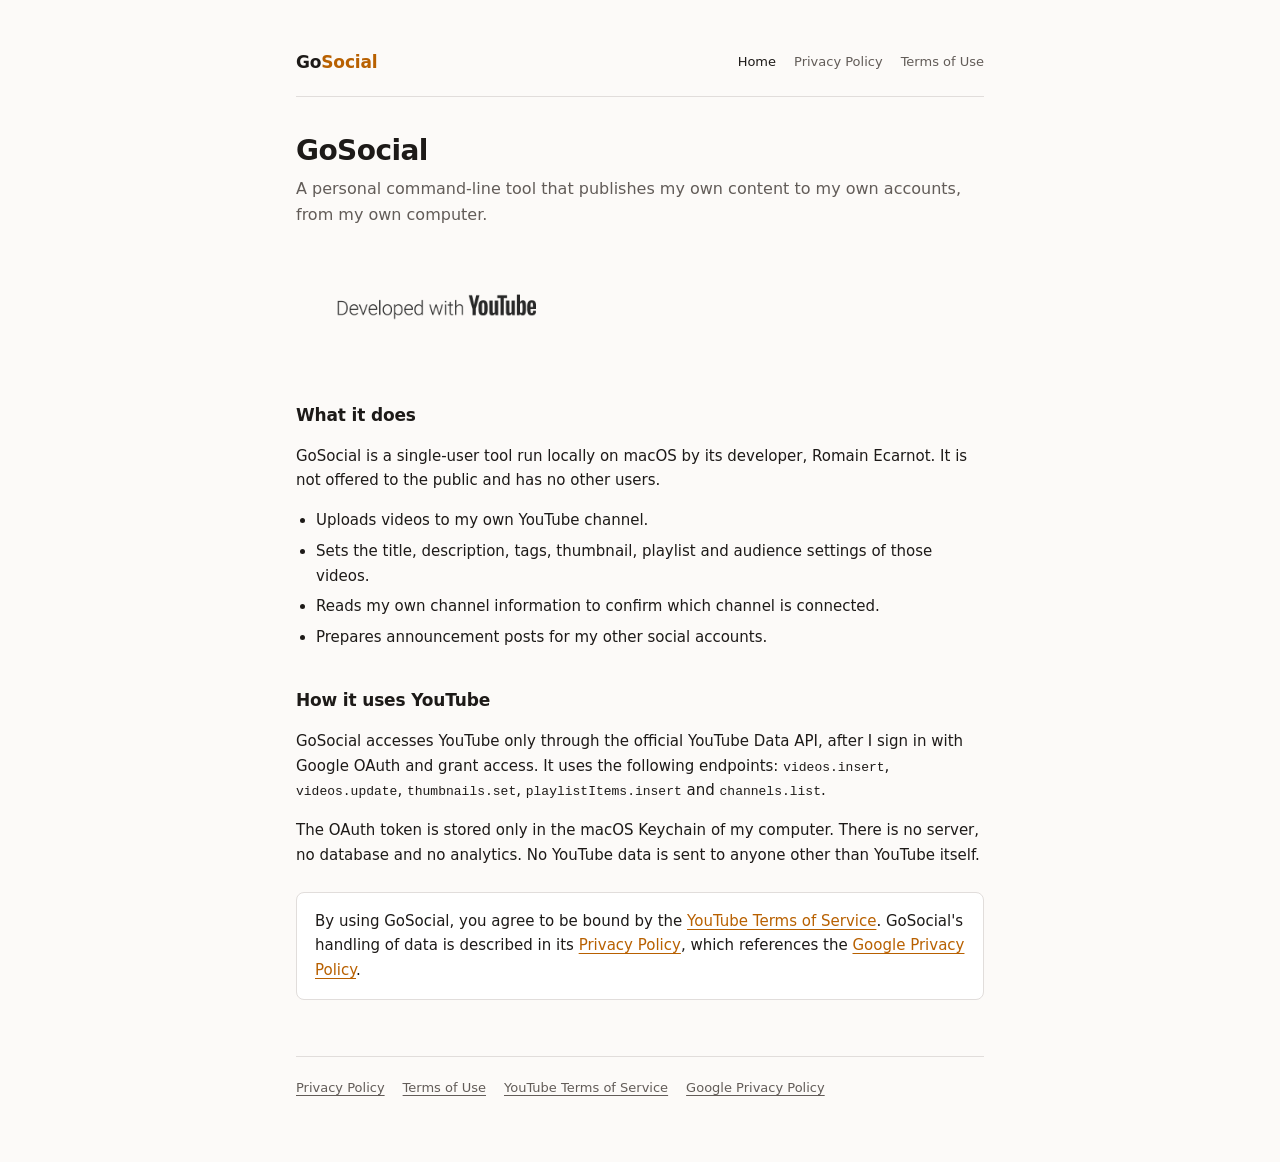
<file: index.html>
<!doctype html>
<html lang="en">
<head>
<meta charset="utf-8">
<meta name="viewport" content="width=device-width, initial-scale=1">
<title>GoSocial</title>
<meta name="description" content="GoSocial is a personal command-line tool that publishes the developer's own videos and posts to their own accounts. It uses YouTube API Services.">
<link rel="stylesheet" href="style.css">
</head>
<body>
<div class="wrap">
  <header>
    <a class="brand" href="./">Go<span>Social</span></a>
    <nav>
      <a href="./" aria-current="page">Home</a>
      <a href="privacy.html">Privacy Policy</a>
      <a href="terms.html">Terms of Use</a>
    </nav>
  </header>

  <h1>GoSocial</h1>
  <p class="lead">A personal command-line tool that publishes my own content to my own accounts, from my own computer.</p>

  <p class="badge">
    <a href="https://www.youtube.com">
      <img class="badge-on-dark" src="img/developed-with-youtube-sentence-case-light.png" alt="Developed with YouTube" width="280" height="100">
      <img class="badge-on-light" src="img/developed-with-youtube-sentence-case-dark.png" alt="Developed with YouTube" width="280" height="100">
    </a>
  </p>

  <h2>What it does</h2>
  <p>GoSocial is a single-user tool run locally on macOS by its developer, Romain Ecarnot. It is not offered to the public and has no other users.</p>
  <ul>
    <li>Uploads videos to my own YouTube channel.</li>
    <li>Sets the title, description, tags, thumbnail, playlist and audience settings of those videos.</li>
    <li>Reads my own channel information to confirm which channel is connected.</li>
    <li>Prepares announcement posts for my other social accounts.</li>
  </ul>

  <h2>How it uses YouTube</h2>
  <p>GoSocial accesses YouTube only through the official YouTube Data API, after I sign in with Google OAuth and grant access. It uses the following endpoints: <code>videos.insert</code>, <code>videos.update</code>, <code>thumbnails.set</code>, <code>playlistItems.insert</code> and <code>channels.list</code>.</p>
  <p>The OAuth token is stored only in the macOS Keychain of my computer. There is no server, no database and no analytics. No YouTube data is sent to anyone other than YouTube itself.</p>

  <div class="box">
    <p>By using GoSocial, you agree to be bound by the <a href="https://www.youtube.com/t/terms">YouTube Terms of Service</a>. GoSocial's handling of data is described in its <a href="privacy.html">Privacy Policy</a>, which references the <a href="http://www.google.com/policies/privacy">Google Privacy Policy</a>.</p>
  </div>

  <footer>
    <a href="privacy.html">Privacy Policy</a>
    <a href="terms.html">Terms of Use</a>
    <a href="https://www.youtube.com/t/terms">YouTube Terms of Service</a>
    <a href="http://www.google.com/policies/privacy">Google Privacy Policy</a>
  </footer>
</div>
</body>
</html>
</file>
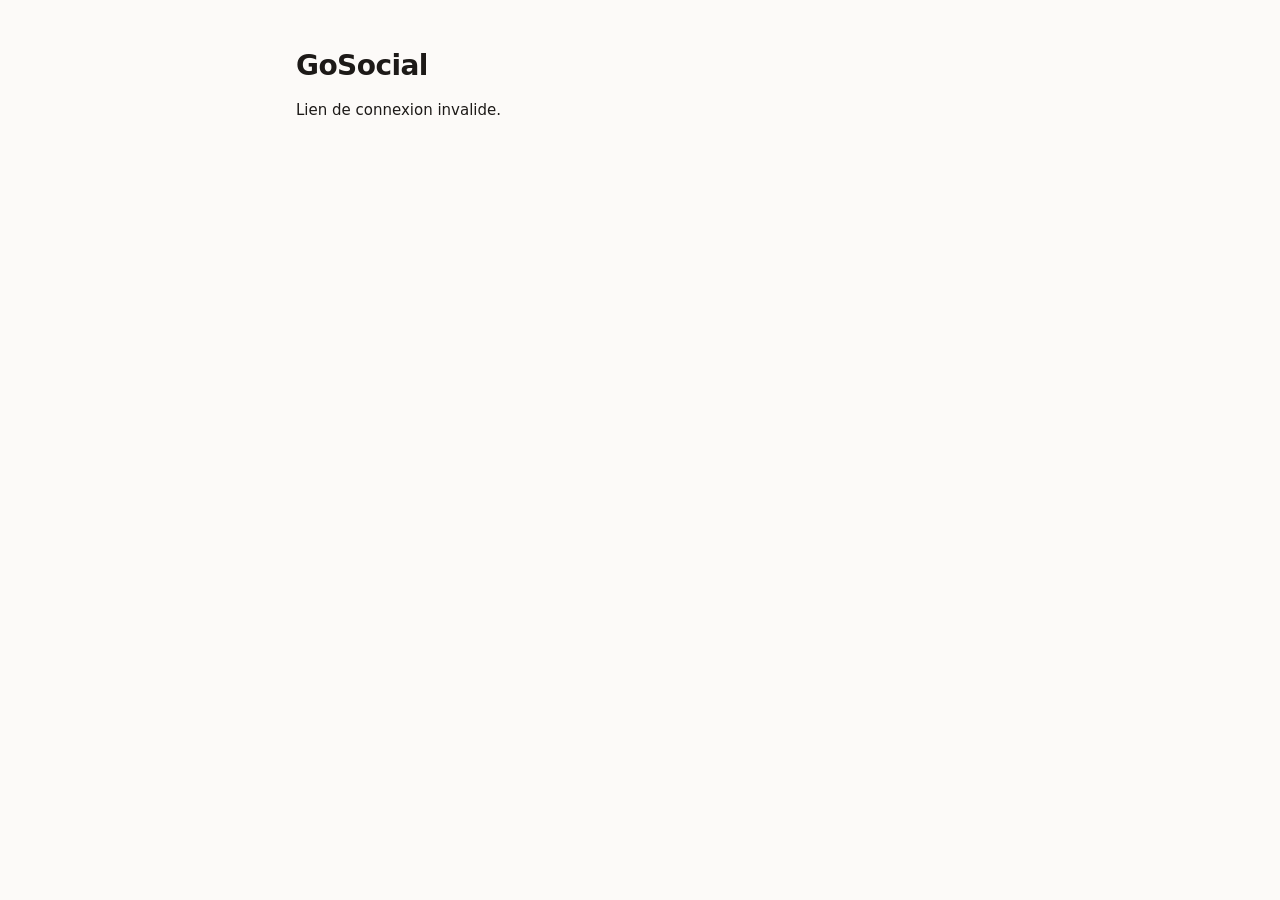
<file: linkedin-callback.html>
<!doctype html>
<html lang="fr">
<head>
  <meta charset="utf-8">
  <meta name="viewport" content="width=device-width, initial-scale=1">
  <meta name="referrer" content="no-referrer">
  <meta name="robots" content="noindex">
  <title>GoSocial - LinkedIn</title>
  <link rel="stylesheet" href="style.css">
</head>
<body>
  <main class="wrap">
    <h1>GoSocial</h1>
    <p id="message">Connexion à LinkedIn en cours…</p>
  </main>
  <script>
    // Relais OAuth : renvoie code (ou refus) et state vers la CLI locale dont le port voyage dans le state
    // (« <port>.<aléa> »). Rien n'est stocké ni envoyé ailleurs que vers 127.0.0.1.
    function relayTarget(search) {
      const params = new URLSearchParams(search);
      const state = params.get("state") || "";
      const match = /^(\d{4,5})\./.exec(state);
      const port = match ? Number(match[1]) : 0;
      if (port < 1024 || port > 65535) return null;
      const code = params.get("code");
      const error = params.get("error");
      if (code) return "http://127.0.0.1:" + port + "/?" + new URLSearchParams({ code: code, state: state });
      if (error) return "http://127.0.0.1:" + port + "/?" + new URLSearchParams({ error: error, state: state });
      return null;
    }
    const target = relayTarget(location.search);
    if (target) {
      history.replaceState(null, "", location.pathname);
      location.replace(target);
    } else {
      document.getElementById("message").textContent = "Lien de connexion invalide.";
    }
  </script>
</body>
</html>
</file>
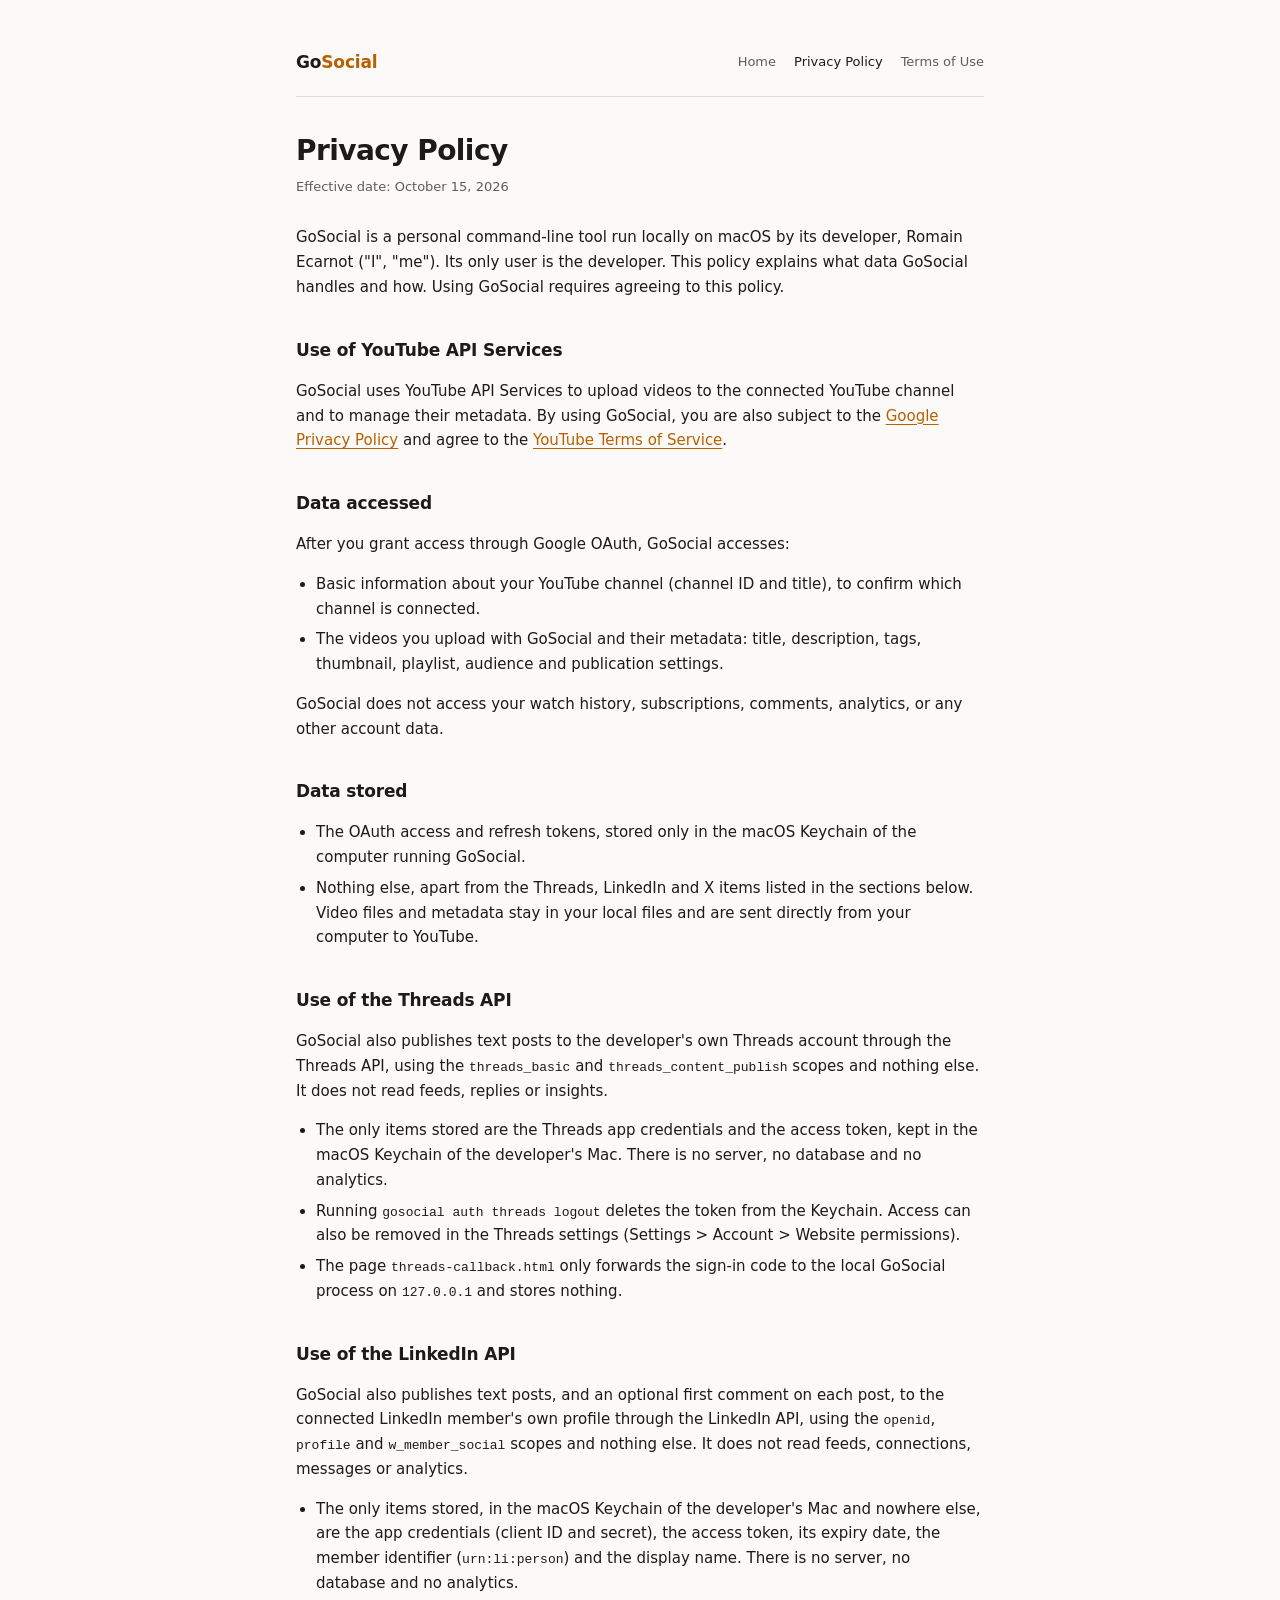
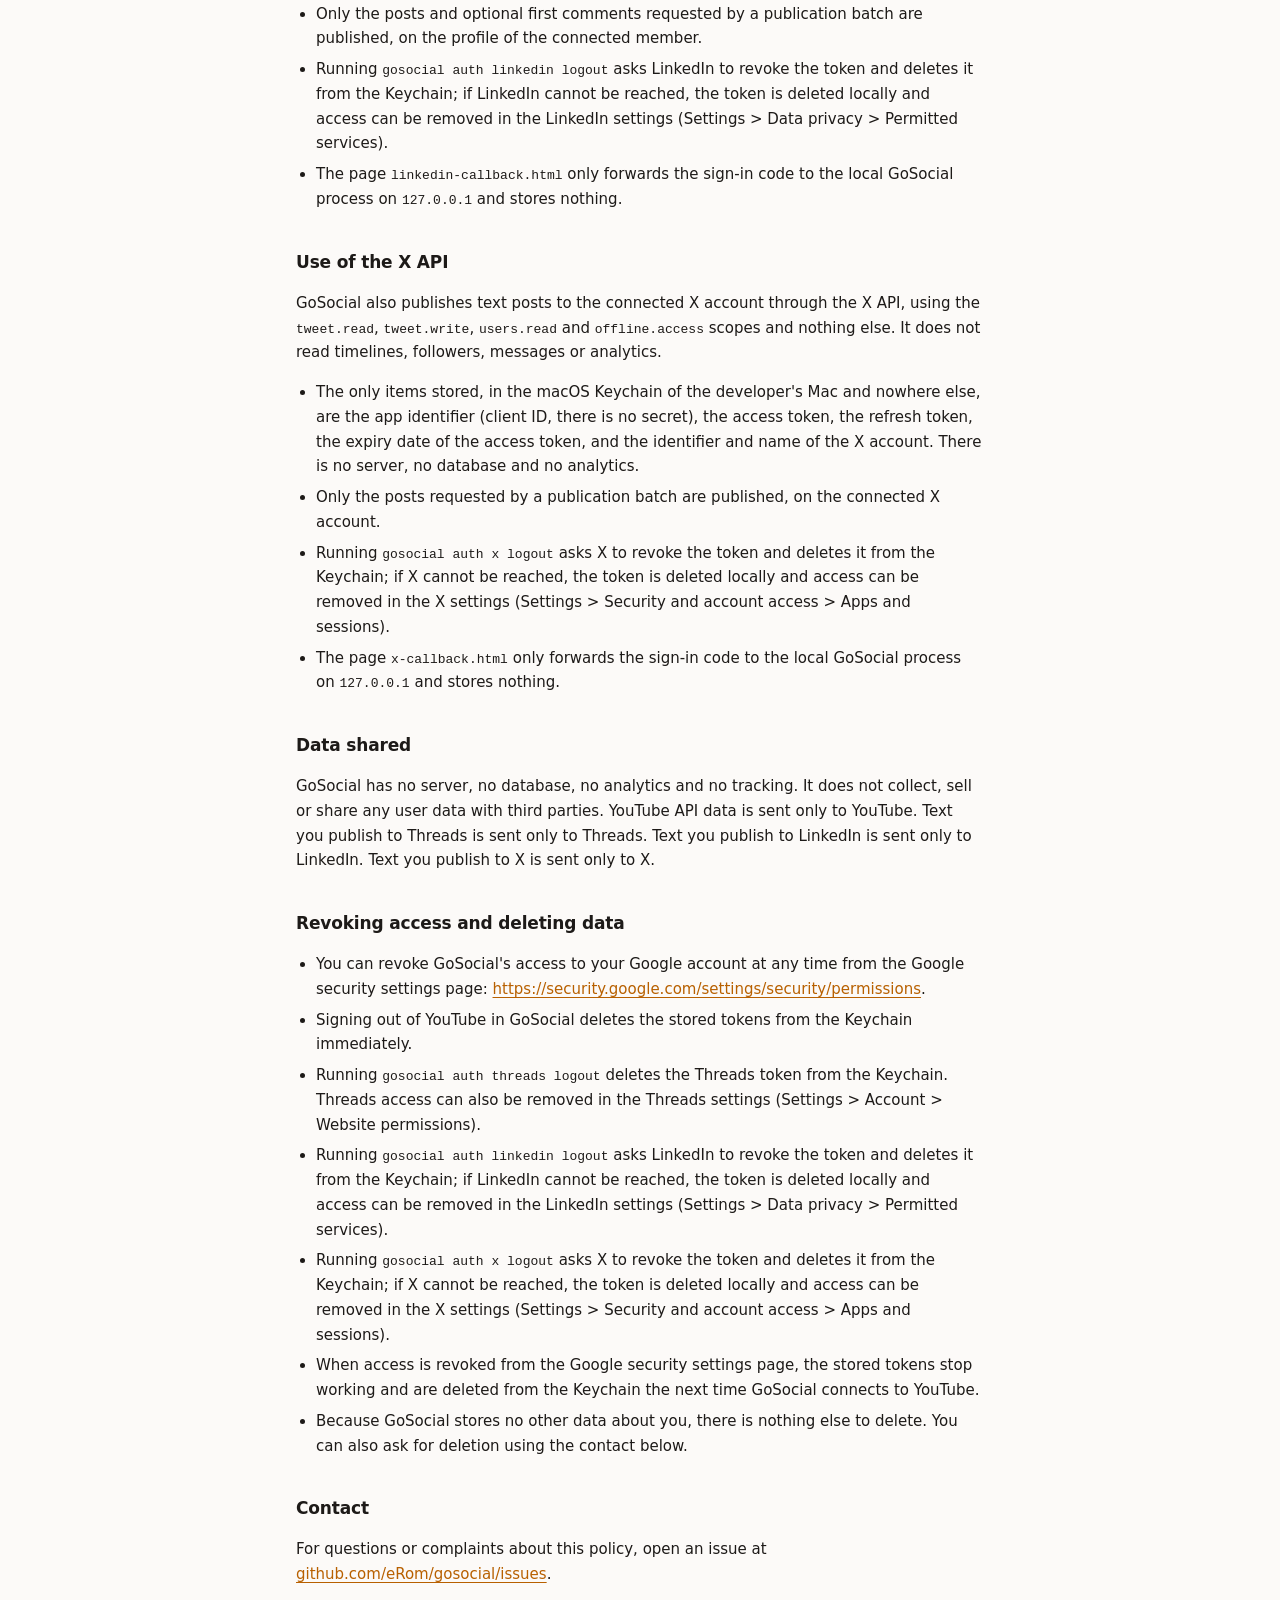
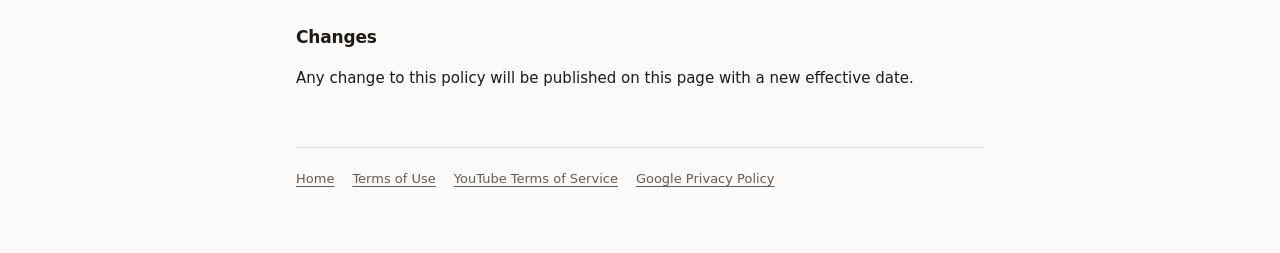
<file: privacy.html>
<!doctype html>
<html lang="en">
<head>
<meta charset="utf-8">
<meta name="viewport" content="width=device-width, initial-scale=1">
<title>Privacy Policy - GoSocial</title>
<link rel="stylesheet" href="style.css">
</head>
<body>
<div class="wrap">
  <header>
    <a class="brand" href="./">Go<span>Social</span></a>
    <nav>
      <a href="./">Home</a>
      <a href="privacy.html" aria-current="page">Privacy Policy</a>
      <a href="terms.html">Terms of Use</a>
    </nav>
  </header>

  <h1>Privacy Policy</h1>
  <p class="meta">Effective date: October 15, 2026</p>

  <p>GoSocial is a personal command-line tool run locally on macOS by its developer, Romain Ecarnot ("I", "me"). Its only user is the developer. This policy explains what data GoSocial handles and how. Using GoSocial requires agreeing to this policy.</p>

  <h2>Use of YouTube API Services</h2>
  <p>GoSocial uses YouTube API Services to upload videos to the connected YouTube channel and to manage their metadata. By using GoSocial, you are also subject to the <a href="http://www.google.com/policies/privacy">Google Privacy Policy</a> and agree to the <a href="https://www.youtube.com/t/terms">YouTube Terms of Service</a>.</p>

  <h2>Data accessed</h2>
  <p>After you grant access through Google OAuth, GoSocial accesses:</p>
  <ul>
    <li>Basic information about your YouTube channel (channel ID and title), to confirm which channel is connected.</li>
    <li>The videos you upload with GoSocial and their metadata: title, description, tags, thumbnail, playlist, audience and publication settings.</li>
  </ul>
  <p>GoSocial does not access your watch history, subscriptions, comments, analytics, or any other account data.</p>

  <h2>Data stored</h2>
  <ul>
    <li>The OAuth access and refresh tokens, stored only in the macOS Keychain of the computer running GoSocial.</li>
    <li>Nothing else, apart from the Threads, LinkedIn and X items listed in the sections below. Video files and metadata stay in your local files and are sent directly from your computer to YouTube.</li>
  </ul>

  <h2>Use of the Threads API</h2>
  <p>GoSocial also publishes text posts to the developer's own Threads account through the Threads API, using the <code>threads_basic</code> and <code>threads_content_publish</code> scopes and nothing else. It does not read feeds, replies or insights.</p>
  <ul>
    <li>The only items stored are the Threads app credentials and the access token, kept in the macOS Keychain of the developer's Mac. There is no server, no database and no analytics.</li>
    <li>Running <code>gosocial auth threads logout</code> deletes the token from the Keychain. Access can also be removed in the Threads settings (Settings &gt; Account &gt; Website permissions).</li>
    <li>The page <code>threads-callback.html</code> only forwards the sign-in code to the local GoSocial process on <code>127.0.0.1</code> and stores nothing.</li>
  </ul>

  <h2>Use of the LinkedIn API</h2>
  <p>GoSocial also publishes text posts, and an optional first comment on each post, to the connected LinkedIn member's own profile through the LinkedIn API, using the <code>openid</code>, <code>profile</code> and <code>w_member_social</code> scopes and nothing else. It does not read feeds, connections, messages or analytics.</p>
  <ul>
    <li>The only items stored, in the macOS Keychain of the developer's Mac and nowhere else, are the app credentials (client ID and secret), the access token, its expiry date, the member identifier (<code>urn:li:person</code>) and the display name. There is no server, no database and no analytics.</li>
    <li>Only the posts and optional first comments requested by a publication batch are published, on the profile of the connected member.</li>
    <li>Running <code>gosocial auth linkedin logout</code> asks LinkedIn to revoke the token and deletes it from the Keychain; if LinkedIn cannot be reached, the token is deleted locally and access can be removed in the LinkedIn settings (Settings &gt; Data privacy &gt; Permitted services).</li>
    <li>The page <code>linkedin-callback.html</code> only forwards the sign-in code to the local GoSocial process on <code>127.0.0.1</code> and stores nothing.</li>
  </ul>

  <h2>Use of the X API</h2>
  <p>GoSocial also publishes text posts to the connected X account through the X API, using the <code>tweet.read</code>, <code>tweet.write</code>, <code>users.read</code> and <code>offline.access</code> scopes and nothing else. It does not read timelines, followers, messages or analytics.</p>
  <ul>
    <li>The only items stored, in the macOS Keychain of the developer's Mac and nowhere else, are the app identifier (client ID, there is no secret), the access token, the refresh token, the expiry date of the access token, and the identifier and name of the X account. There is no server, no database and no analytics.</li>
    <li>Only the posts requested by a publication batch are published, on the connected X account.</li>
    <li>Running <code>gosocial auth x logout</code> asks X to revoke the token and deletes it from the Keychain; if X cannot be reached, the token is deleted locally and access can be removed in the X settings (Settings &gt; Security and account access &gt; Apps and sessions).</li>
    <li>The page <code>x-callback.html</code> only forwards the sign-in code to the local GoSocial process on <code>127.0.0.1</code> and stores nothing.</li>
  </ul>

  <h2>Data shared</h2>
  <p>GoSocial has no server, no database, no analytics and no tracking. It does not collect, sell or share any user data with third parties. YouTube API data is sent only to YouTube. Text you publish to Threads is sent only to Threads. Text you publish to LinkedIn is sent only to LinkedIn. Text you publish to X is sent only to X.</p>

  <h2>Revoking access and deleting data</h2>
  <ul>
    <li>You can revoke GoSocial's access to your Google account at any time from the Google security settings page: <a href="https://security.google.com/settings/security/permissions">https://security.google.com/settings/security/permissions</a>.</li>
    <li>Signing out of YouTube in GoSocial deletes the stored tokens from the Keychain immediately.</li>
    <li>Running <code>gosocial auth threads logout</code> deletes the Threads token from the Keychain. Threads access can also be removed in the Threads settings (Settings &gt; Account &gt; Website permissions).</li>
    <li>Running <code>gosocial auth linkedin logout</code> asks LinkedIn to revoke the token and deletes it from the Keychain; if LinkedIn cannot be reached, the token is deleted locally and access can be removed in the LinkedIn settings (Settings &gt; Data privacy &gt; Permitted services).</li>
    <li>Running <code>gosocial auth x logout</code> asks X to revoke the token and deletes it from the Keychain; if X cannot be reached, the token is deleted locally and access can be removed in the X settings (Settings &gt; Security and account access &gt; Apps and sessions).</li>
    <li>When access is revoked from the Google security settings page, the stored tokens stop working and are deleted from the Keychain the next time GoSocial connects to YouTube.</li>
    <li>Because GoSocial stores no other data about you, there is nothing else to delete. You can also ask for deletion using the contact below.</li>
  </ul>

  <h2>Contact</h2>
  <p>For questions or complaints about this policy, open an issue at <a href="https://github.com/eRom/gosocial/issues">github.com/eRom/gosocial/issues</a>.</p>

  <h2>Changes</h2>
  <p>Any change to this policy will be published on this page with a new effective date.</p>

  <footer>
    <a href="./">Home</a>
    <a href="terms.html">Terms of Use</a>
    <a href="https://www.youtube.com/t/terms">YouTube Terms of Service</a>
    <a href="http://www.google.com/policies/privacy">Google Privacy Policy</a>
  </footer>
</div>
</body>
</html>
</file>
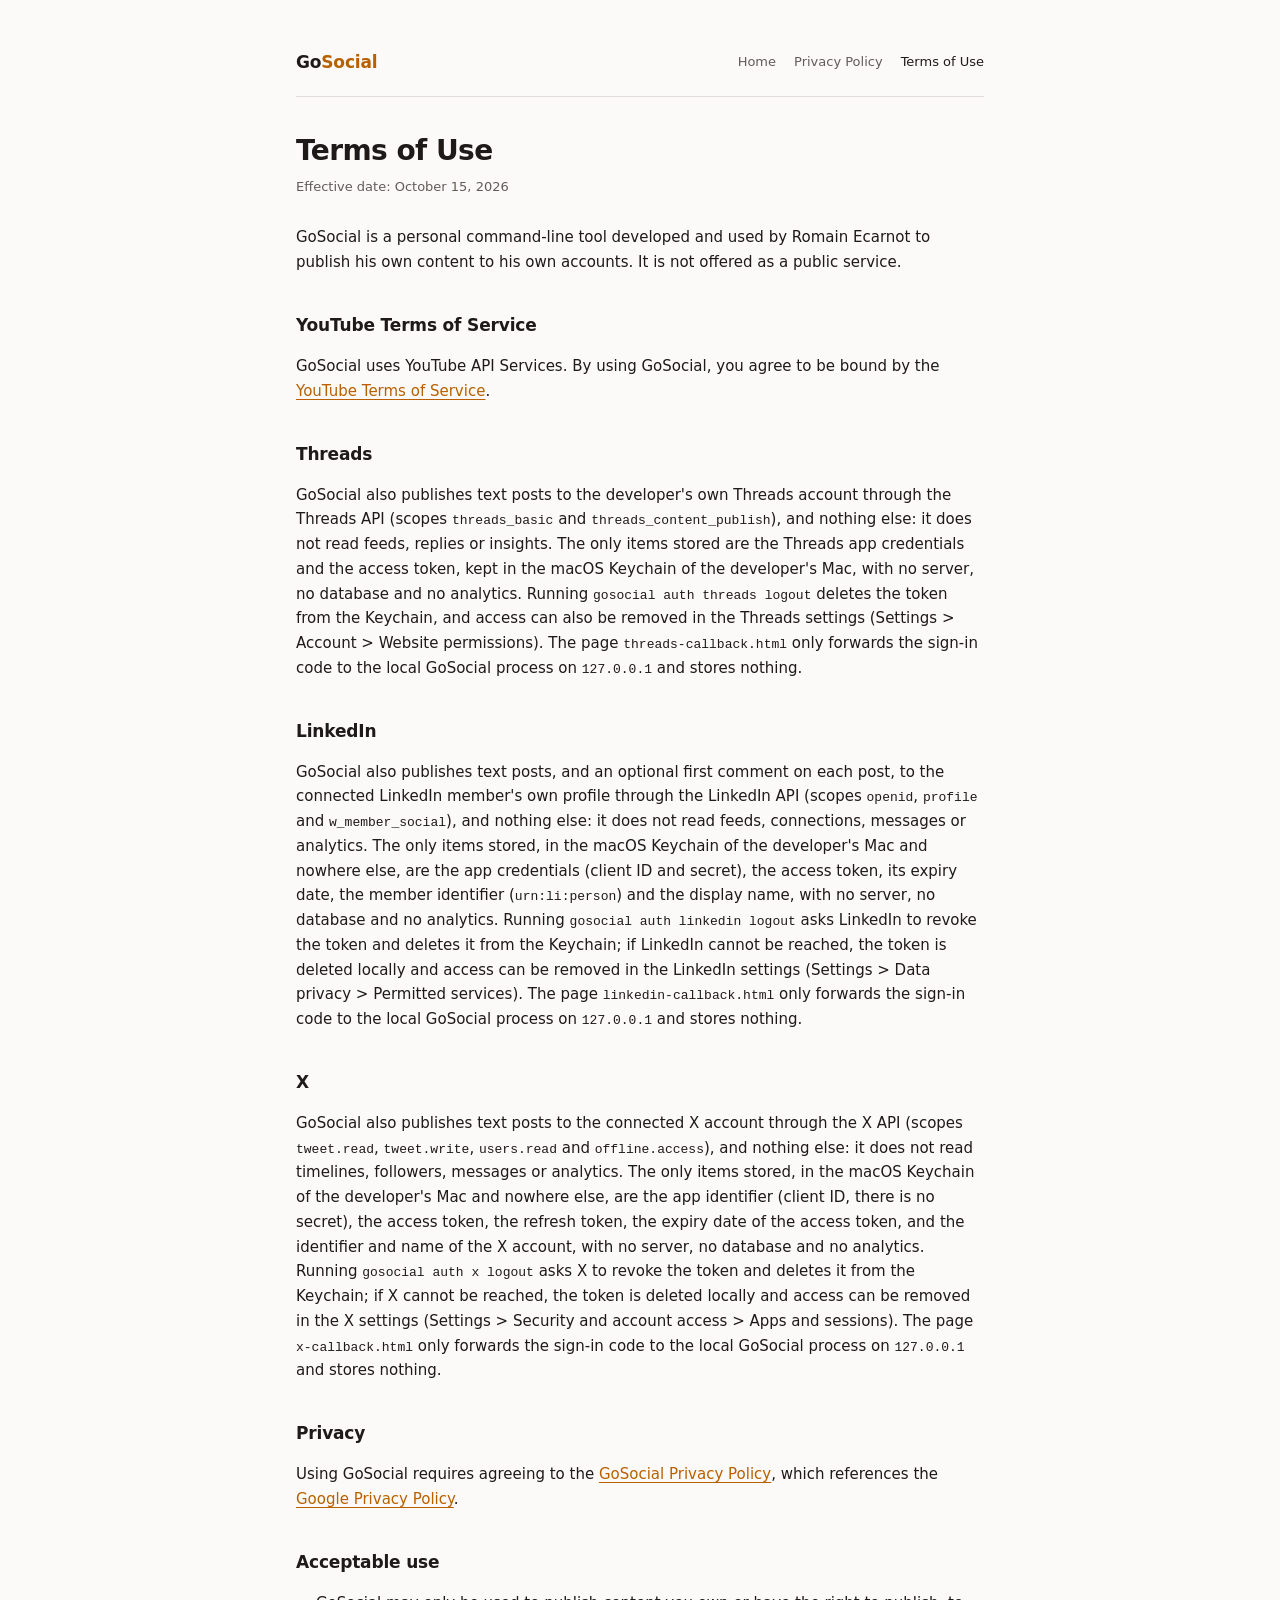
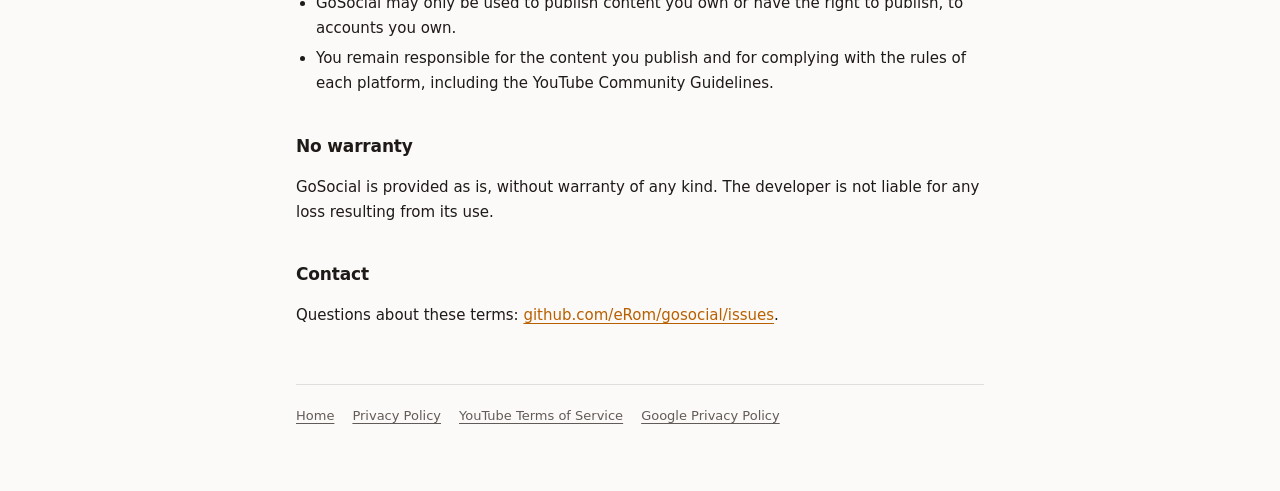
<file: terms.html>
<!doctype html>
<html lang="en">
<head>
<meta charset="utf-8">
<meta name="viewport" content="width=device-width, initial-scale=1">
<title>Terms of Use - GoSocial</title>
<link rel="stylesheet" href="style.css">
</head>
<body>
<div class="wrap">
  <header>
    <a class="brand" href="./">Go<span>Social</span></a>
    <nav>
      <a href="./">Home</a>
      <a href="privacy.html">Privacy Policy</a>
      <a href="terms.html" aria-current="page">Terms of Use</a>
    </nav>
  </header>

  <h1>Terms of Use</h1>
  <p class="meta">Effective date: October 15, 2026</p>

  <p>GoSocial is a personal command-line tool developed and used by Romain Ecarnot to publish his own content to his own accounts. It is not offered as a public service.</p>

  <h2>YouTube Terms of Service</h2>
  <p>GoSocial uses YouTube API Services. By using GoSocial, you agree to be bound by the <a href="https://www.youtube.com/t/terms">YouTube Terms of Service</a>.</p>

  <h2>Threads</h2>
  <p>GoSocial also publishes text posts to the developer's own Threads account through the Threads API (scopes <code>threads_basic</code> and <code>threads_content_publish</code>), and nothing else: it does not read feeds, replies or insights. The only items stored are the Threads app credentials and the access token, kept in the macOS Keychain of the developer's Mac, with no server, no database and no analytics. Running <code>gosocial auth threads logout</code> deletes the token from the Keychain, and access can also be removed in the Threads settings (Settings &gt; Account &gt; Website permissions). The page <code>threads-callback.html</code> only forwards the sign-in code to the local GoSocial process on <code>127.0.0.1</code> and stores nothing.</p>

  <h2>LinkedIn</h2>
  <p>GoSocial also publishes text posts, and an optional first comment on each post, to the connected LinkedIn member's own profile through the LinkedIn API (scopes <code>openid</code>, <code>profile</code> and <code>w_member_social</code>), and nothing else: it does not read feeds, connections, messages or analytics. The only items stored, in the macOS Keychain of the developer's Mac and nowhere else, are the app credentials (client ID and secret), the access token, its expiry date, the member identifier (<code>urn:li:person</code>) and the display name, with no server, no database and no analytics. Running <code>gosocial auth linkedin logout</code> asks LinkedIn to revoke the token and deletes it from the Keychain; if LinkedIn cannot be reached, the token is deleted locally and access can be removed in the LinkedIn settings (Settings &gt; Data privacy &gt; Permitted services). The page <code>linkedin-callback.html</code> only forwards the sign-in code to the local GoSocial process on <code>127.0.0.1</code> and stores nothing.</p>

  <h2>X</h2>
  <p>GoSocial also publishes text posts to the connected X account through the X API (scopes <code>tweet.read</code>, <code>tweet.write</code>, <code>users.read</code> and <code>offline.access</code>), and nothing else: it does not read timelines, followers, messages or analytics. The only items stored, in the macOS Keychain of the developer's Mac and nowhere else, are the app identifier (client ID, there is no secret), the access token, the refresh token, the expiry date of the access token, and the identifier and name of the X account, with no server, no database and no analytics. Running <code>gosocial auth x logout</code> asks X to revoke the token and deletes it from the Keychain; if X cannot be reached, the token is deleted locally and access can be removed in the X settings (Settings &gt; Security and account access &gt; Apps and sessions). The page <code>x-callback.html</code> only forwards the sign-in code to the local GoSocial process on <code>127.0.0.1</code> and stores nothing.</p>

  <h2>Privacy</h2>
  <p>Using GoSocial requires agreeing to the <a href="privacy.html">GoSocial Privacy Policy</a>, which references the <a href="http://www.google.com/policies/privacy">Google Privacy Policy</a>.</p>

  <h2>Acceptable use</h2>
  <ul>
    <li>GoSocial may only be used to publish content you own or have the right to publish, to accounts you own.</li>
    <li>You remain responsible for the content you publish and for complying with the rules of each platform, including the YouTube Community Guidelines.</li>
  </ul>

  <h2>No warranty</h2>
  <p>GoSocial is provided as is, without warranty of any kind. The developer is not liable for any loss resulting from its use.</p>

  <h2>Contact</h2>
  <p>Questions about these terms: <a href="https://github.com/eRom/gosocial/issues">github.com/eRom/gosocial/issues</a>.</p>

  <footer>
    <a href="./">Home</a>
    <a href="privacy.html">Privacy Policy</a>
    <a href="https://www.youtube.com/t/terms">YouTube Terms of Service</a>
    <a href="http://www.google.com/policies/privacy">Google Privacy Policy</a>
  </footer>
</div>
</body>
</html>
</file>
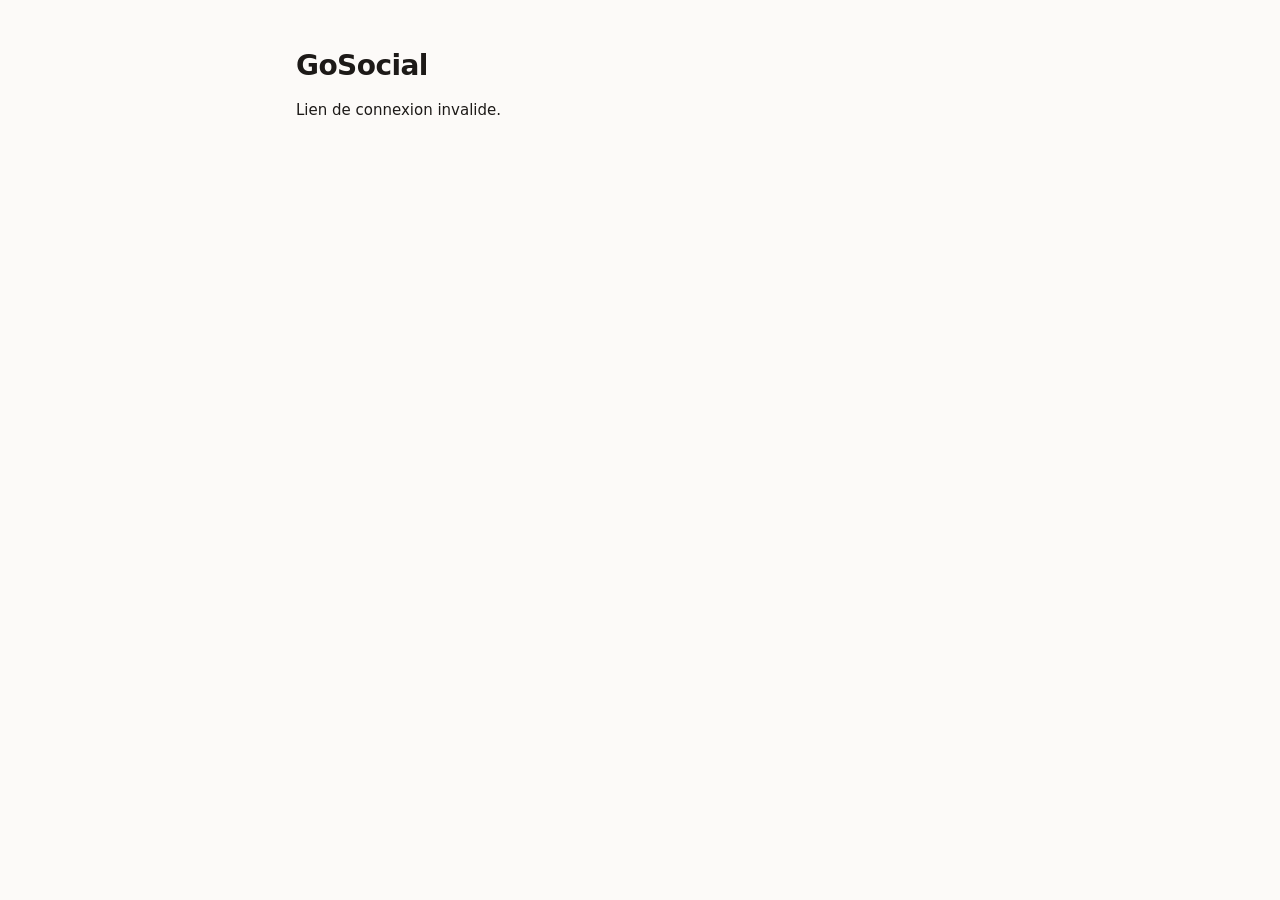
<file: threads-callback.html>
<!doctype html>
<html lang="fr">
<head>
  <meta charset="utf-8">
  <meta name="viewport" content="width=device-width, initial-scale=1">
  <meta name="referrer" content="no-referrer">
  <meta name="robots" content="noindex">
  <title>GoSocial - Threads</title>
  <link rel="stylesheet" href="style.css">
</head>
<body>
  <main class="wrap">
    <h1>GoSocial</h1>
    <p id="message">Connexion à Threads en cours…</p>
  </main>
  <script>
    // Relais OAuth : renvoie code (ou refus) et state vers la CLI locale dont le port voyage dans le state
    // (« <port>.<aléa> »). Rien n'est stocké ni envoyé ailleurs que vers 127.0.0.1.
    // Le « #_ » que Meta ajoute est un fragment : il n'apparaît jamais dans location.search.
    function relayTarget(search) {
      const params = new URLSearchParams(search);
      const state = params.get("state") || "";
      const match = /^(\d{4,5})\./.exec(state);
      const port = match ? Number(match[1]) : 0;
      if (port < 1024 || port > 65535) return null;
      const code = params.get("code");
      const error = params.get("error");
      if (code) return "http://127.0.0.1:" + port + "/?" + new URLSearchParams({ code: code, state: state });
      if (error) return "http://127.0.0.1:" + port + "/?" + new URLSearchParams({ error: error, state: state });
      return null;
    }
    const target = relayTarget(location.search);
    if (target) {
      history.replaceState(null, "", location.pathname);
      location.replace(target);
    } else {
      document.getElementById("message").textContent = "Lien de connexion invalide.";
    }
  </script>
</body>
</html>
</file>
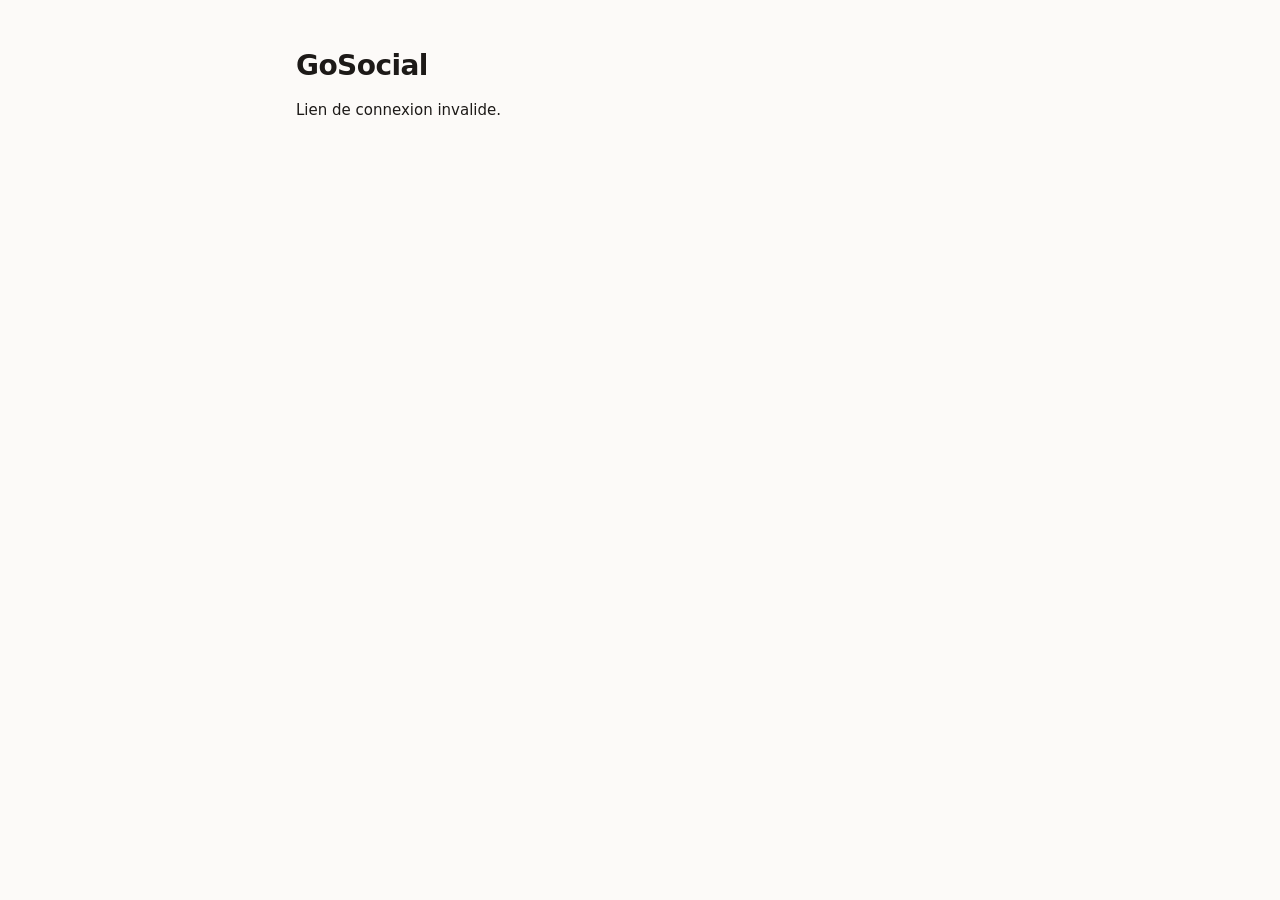
<file: x-callback.html>
<!doctype html>
<html lang="fr">
<head>
  <meta charset="utf-8">
  <meta name="viewport" content="width=device-width, initial-scale=1">
  <meta name="referrer" content="no-referrer">
  <meta name="robots" content="noindex">
  <title>GoSocial - X</title>
  <link rel="stylesheet" href="style.css">
</head>
<body>
  <main class="wrap">
    <h1>GoSocial</h1>
    <p id="message">Connexion à X en cours…</p>
  </main>
  <script>
    // Relais OAuth : renvoie code (ou refus) et state vers la CLI locale dont le port voyage dans le state
    // (« <port>.<aléa> »). Rien n'est stocké ni envoyé ailleurs que vers 127.0.0.1.
    function relayTarget(search) {
      const params = new URLSearchParams(search);
      const state = params.get("state") || "";
      const match = /^(\d{4,5})\./.exec(state);
      const port = match ? Number(match[1]) : 0;
      if (port < 1024 || port > 65535) return null;
      const code = params.get("code");
      const error = params.get("error");
      if (code) return "http://127.0.0.1:" + port + "/?" + new URLSearchParams({ code: code, state: state });
      if (error) return "http://127.0.0.1:" + port + "/?" + new URLSearchParams({ error: error, state: state });
      return null;
    }
    const target = relayTarget(location.search);
    if (target) {
      history.replaceState(null, "", location.pathname);
      location.replace(target);
    } else {
      document.getElementById("message").textContent = "Lien de connexion invalide.";
    }
  </script>
</body>
</html>
</file>
<file: style.css>
:root {
  --bg: oklch(0.16 0.004 56);
  --surface: oklch(0.19 0.005 56);
  --border: oklch(0.28 0.006 56);
  --fg: oklch(0.94 0.004 56);
  --muted: oklch(0.70 0.008 56);
  --primary: oklch(0.80 0.15 75);
  color-scheme: dark;
}
@media (prefers-color-scheme: light) {
  :root {
    --bg: oklch(0.985 0.003 56);
    --surface: oklch(1 0 0);
    --border: oklch(0.90 0.005 56);
    --fg: oklch(0.22 0.006 56);
    --muted: oklch(0.48 0.01 56);
    --primary: oklch(0.58 0.15 60);
    color-scheme: light;
  }
}
* { box-sizing: border-box; }
html { -webkit-text-size-adjust: 100%; }
body {
  margin: 0;
  background: var(--bg);
  color: var(--fg);
  font: 15px/1.65 Inter, ui-sans-serif, system-ui, -apple-system, "Segoe UI", sans-serif;
}
::selection { background: var(--primary); color: var(--bg); }
.wrap { max-width: 720px; margin: 0 auto; padding: 48px 16px 64px; }
header { display: flex; align-items: center; justify-content: space-between; gap: 16px; flex-wrap: wrap; padding-bottom: 20px; border-bottom: 1px solid var(--border); margin-bottom: 36px; }
.brand { font-weight: 650; font-size: 17px; letter-spacing: -0.01em; color: var(--fg); text-decoration: none; }
.brand span { color: var(--primary); }
nav { display: flex; gap: 18px; font-size: 13px; }
nav a { color: var(--muted); text-decoration: none; transition: color 150ms ease-out; }
nav a:hover, nav a[aria-current="page"] { color: var(--fg); }
h1 { font-size: 28px; line-height: 1.25; letter-spacing: -0.02em; margin: 0 0 8px; }
h2 { font-size: 17px; margin: 36px 0 8px; letter-spacing: -0.01em; }
p, li { color: var(--fg); }
.lead { color: var(--muted); font-size: 16px; margin: 0 0 28px; }
.meta { color: var(--muted); font-size: 13px; margin: 0 0 28px; }
a { color: var(--primary); text-underline-offset: 3px; }
ul { padding-left: 20px; }
li + li { margin-top: 6px; }
.box { border: 1px solid var(--border); background: var(--surface); border-radius: 8px; padding: 16px 18px; margin: 24px 0; }
.box p { margin: 0; }
/* Badge officiel « Developed with YouTube » : l'asset inclut déjà sa zone de protection, rien ne doit le chevaucher. */
.badge { margin: 0 0 8px; }
.badge a { display: inline-block; }
.badge img { display: block; width: 280px; height: auto; }
.badge img.badge-on-light { display: none; }
@media (prefers-color-scheme: light) {
  .badge img.badge-on-dark { display: none; }
  .badge img.badge-on-light { display: block; }
}
footer { margin-top: 56px; padding-top: 20px; border-top: 1px solid var(--border); color: var(--muted); font-size: 13px; display: flex; gap: 18px; flex-wrap: wrap; }
footer a { color: var(--muted); }
code { font-family: "JetBrains Mono", ui-monospace, monospace; font-size: 13px; }

/* Impression : thème clair forcé, espacements resserrés pour tenir sur une page */
@media print {
  :root {
    --bg: oklch(1 0 0);
    --surface: oklch(1 0 0);
    --border: oklch(0.90 0.005 56);
    --fg: oklch(0.22 0.006 56);
    --muted: oklch(0.48 0.01 56);
    --primary: oklch(0.58 0.15 60);
    color-scheme: light;
  }
  .wrap { padding: 0 0 8px; }
  header { margin-bottom: 24px; }
  h2 { margin-top: 24px; }
  .lead, .meta { margin-bottom: 20px; }
  footer { margin-top: 28px; }
  .badge img.badge-on-dark { display: none; }
  .badge img.badge-on-light { display: block; width: 210px; }
}
</file>
